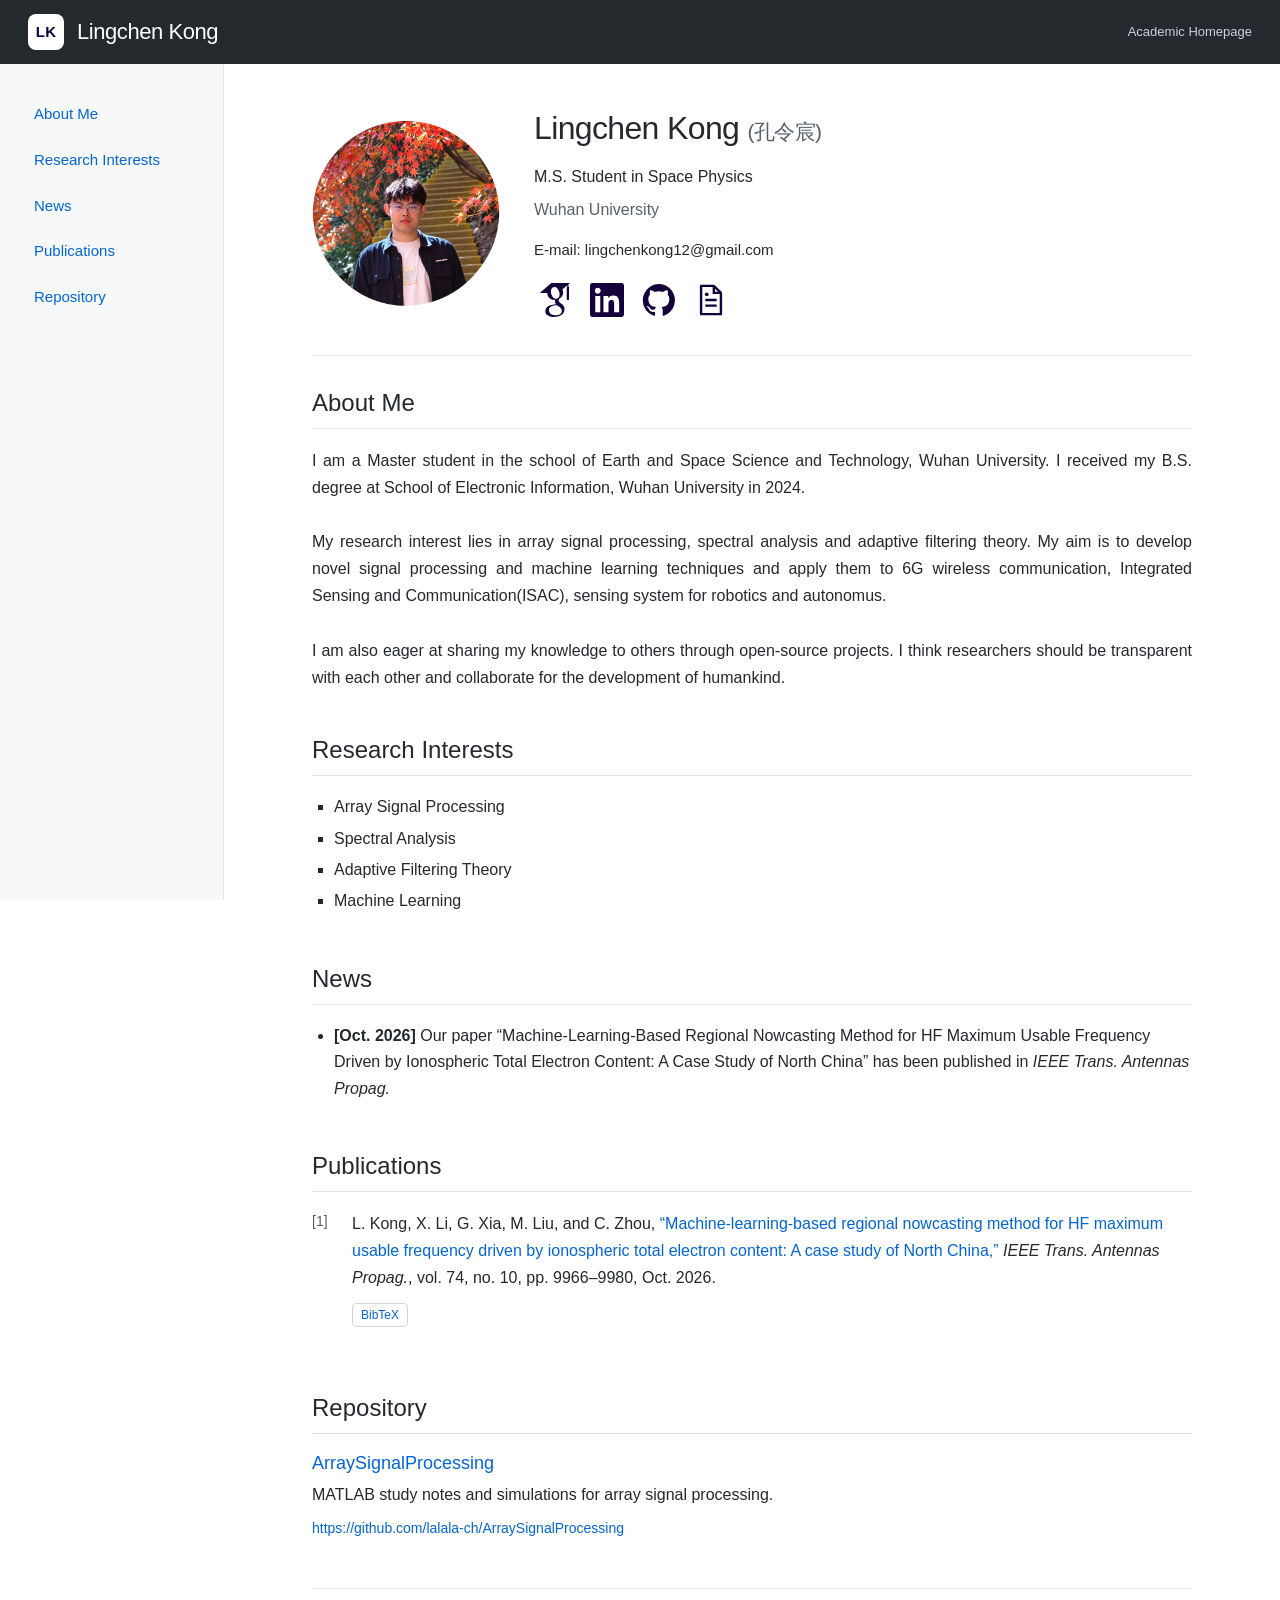
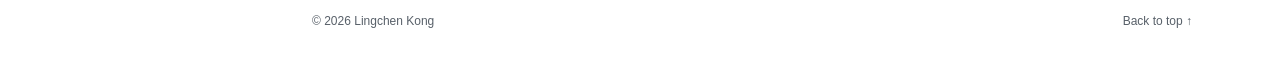
<file: index.html>
<!doctype html><html lang="en"><head><meta charset="utf-8"><meta name="viewport" content="width=device-width,initial-scale=1"><title>Lingchen Kong | Research</title><meta name="description" content="Personal academic homepage of Lingchen Kong"><link rel="stylesheet" href="style.css?v=20261010-news-format2"></head><body><main id="content"><p>Loading homepage…</p></main><script src="bibtex.js?v=20261010-ieee"></script><script src="app.js?v=20261010-news-format2"></script></body></html>
</file>
<file: style.css>
/* Layout adapted from szl2/jemdoc-new-design; see THIRD_PARTY_NOTICES.md. */
:root {
  --ink: #24292e;
  --muted: #586069;
  --link: #0366d6;
  --accent: #14003a;
  --line: #e1e4e8;
  --sidebar: #f6f8fa;
  --header-height: 64px;
  --sidebar-width: 224px;
}
* { box-sizing: border-box; }
html { scroll-behavior: smooth; scroll-padding-top: 88px; }
body {
  margin: 0;
  background: #fff;
  color: var(--ink);
  font-family: -apple-system, BlinkMacSystemFont, "Segoe UI", Roboto, Oxygen,
    Ubuntu, Cantarell, "Fira Sans", "Droid Sans", "Helvetica Neue",
    Arial, sans-serif, "Apple Color Emoji", "Segoe UI Emoji";
  font-size: 16px;
  line-height: 1.65;
}
a { color: var(--link); text-decoration: none; }
a:hover { color: #b33b83; text-decoration: underline; }
a:focus-visible, button:focus-visible, summary:focus-visible {
  outline: 2px solid var(--link);
  outline-offset: 5px;
  border-radius: 3px;
}
.site-header {
  position: fixed;
  inset: 0 0 auto;
  z-index: 30;
  height: var(--header-height);
  display: flex;
  align-items: center;
  justify-content: space-between;
  gap: 20px;
  padding: 0 28px;
  background: var(--ink);
  color: #fff;
}
.brand {
  display: inline-flex;
  align-items: center;
  gap: 13px;
  font-size: 22px;
  font-weight: 500;
  letter-spacing: -.02em;
  color: #fff;
  white-space: nowrap;
}
.brand:hover { color: #fff; text-decoration: none; }
.brand-mark {
  display: inline-flex;
  align-items: center;
  justify-content: center;
  width: 36px;
  height: 36px;
  border-radius: 8px;
  background: #fff;
  color: var(--accent);
  font-size: 15px;
  font-weight: 600;
  letter-spacing: .02em;
}
.site-label { color: #c9d1d9; font-size: 13px; }
.site-sidebar {
  position: fixed;
  top: var(--header-height);
  bottom: 0;
  left: 0;
  z-index: 25;
  width: var(--sidebar-width);
  padding: 30px 24px;
  overflow-y: auto;
  background: var(--sidebar);
  border-right: 1px solid var(--line);
}
.sidebar-label {
  margin: 0 0 16px;
  padding-bottom: 14px;
  border-bottom: 1px solid var(--line);
  font-size: 13px;
  color: var(--muted);
}
.site-sidebar nav { display: grid; gap: 5px; }
.site-sidebar nav a {
  display: block;
  padding: 8px 10px;
  border-radius: 4px;
  font-size: 15px;
}
.site-sidebar nav a:hover { background: #edf1f5; text-decoration: none; }
.sidebar-note {
  margin: 28px 0 0;
  padding: 18px 10px 0;
  border-top: 1px solid var(--line);
  color: var(--muted);
  font-size: 13px;
}
.menu-toggle, .nav-backdrop { display: none; }
main {
  margin-left: var(--sidebar-width);
  padding: 108px clamp(28px, 4.5vw, 64px) 0;
  min-height: 100vh;
}
main > section, main > footer { max-width: 880px; margin-left: auto; margin-right: auto; }
.hero {
  display: grid;
  grid-template-columns: 188px minmax(0, 1fr);
  align-items: center;
  gap: 34px;
  padding-bottom: 34px;
  border-bottom: 1px solid var(--line);
  margin-bottom: 8px;
}
.photo img { display: block; width: 188px; height: auto; }
.placeholder {
  display: flex;
  align-items: center;
  justify-content: center;
  width: 188px;
  height: 188px;
  background: var(--sidebar);
  border: 1px solid var(--line);
  border-radius: 50%;
  color: var(--muted);
  font-size: 46px;
}
h1, h2, h3 { line-height: 1.25; color: var(--ink); }
h1 { margin: 0 0 16px; font-size: 32px; font-weight: 500; letter-spacing: -.02em; }
h1 span { font-size: 21px; font-weight: 400; white-space: nowrap; color: var(--muted); }
.hero p { margin: 0 0 7px; }
.headline { font-size: 16px; }
.affiliation { color: var(--muted); }
.hero .contact-email { margin-top: 14px; font-size: 15px; overflow-wrap: anywhere; }
.social-links { display: flex; align-items: center; flex-wrap: wrap; gap: 10px; margin-top: 16px; }
.social-icon {
  display: inline-flex;
  width: 42px;
  height: 42px;
  align-items: center;
  justify-content: center;
  color: var(--accent);
  border-radius: 5px;
}
.social-icon svg { display: block; width: 34px; height: 34px; }
.social-icon:hover { color: var(--link); background: var(--sidebar); text-decoration: none; }
section:not(.hero) { padding-bottom: 20px; }
h2 {
  margin: 0 0 18px;
  padding: 24px 0 10px;
  border-bottom: 1px solid var(--line);
  font-size: 24px;
  font-weight: 400;
}
.bio { margin: 0; white-space: pre-line; text-align: justify; line-height: 1.7; }
ul { margin: 0; padding-left: 22px; list-style-type: square; }
li { margin: 5px 0; }
#news .news-list { list-style: disc outside; }
#news .news-list strong { font-weight: 700; color: var(--ink); }
#news .news-list em { font-style: italic; }
.papers { margin: 0; padding: 0; list-style: none; }
.papers li {
  display: grid;
  grid-template-columns: 32px minmax(0, 1fr);
  gap: 8px;
  margin: 0 0 22px;
  line-height: 1.7;
}
.refNumber { color: var(--muted); font-size: 14px; }
.reference { overflow-wrap: anywhere; }
.reference details { margin-top: 8px; }
summary {
  display: inline-block;
  padding: 1px 8px;
  border: 1px solid #d1d5da;
  border-radius: 4px;
  color: var(--link);
  font: inherit;
  font-size: 12px;
  cursor: pointer;
}
summary:hover { background: var(--sidebar); }
pre {
  padding: 14px 16px;
  margin: 10px 0 0;
  background: var(--sidebar);
  border: 1px solid var(--line);
  border-radius: 5px;
  font: 12px/1.6 SFMono-Regular, Consolas, "Liberation Mono", Menlo, monospace;
  white-space: pre-wrap;
  overflow-wrap: anywhere;
}
.repositories { list-style: none; padding: 0; margin: 0; }
.repositories li { margin: 0 0 20px; }
.repositories h3 { margin: 0 0 8px; font-size: 18px; font-weight: 500; }
.repositories p { margin: 0 0 8px; }
.repository-url { font-size: 14px; overflow-wrap: anywhere; }
.muted { color: var(--muted); }
footer {
  display: flex;
  justify-content: space-between;
  gap: 20px;
  margin-top: 8px;
  padding: 23px 0 28px;
  border-top: 1px solid var(--line);
  font-size: 12px;
  color: var(--muted);
}
footer a { color: var(--muted); }
@media (max-width: 1024px) {
  main { margin-left: 0; padding: 98px 32px 0; }
  .site-header { padding: 0 24px; }
  .site-label { margin-left: auto; }
  .menu-toggle {
    display: inline-flex;
    align-items: center;
    justify-content: center;
    gap: 8px;
    min-width: 80px;
    min-height: 44px;
    padding: 6px 9px;
    border: 1px solid #4b535b;
    border-radius: 5px;
    background: transparent;
    color: #fff;
    font: inherit;
    font-size: 13px;
    cursor: pointer;
  }
  .menu-toggle:hover { background: #343c44; }
  .menu-toggle svg { width: 18px; height: 18px; }
  .site-sidebar {
    width: min(280px, calc(100vw - 44px));
    transform: translateX(-100%);
    visibility: hidden;
    transition: transform .2s ease, visibility .2s;
  }
  .nav-backdrop {
    position: fixed;
    inset: var(--header-height) 0 0;
    z-index: 20;
    padding: 0;
    border: 0;
    background: rgb(36 41 46 / 30%);
    cursor: pointer;
  }
  body.nav-open { overflow: hidden; }
  body.nav-open .site-sidebar { visibility: visible; transform: translateX(0); }
  body.nav-open .nav-backdrop { display: block; }
}
@media (max-width: 640px) {
  html { scroll-padding-top: 82px; }
  main { padding: 90px 22px 0; }
  .site-header { padding: 0 18px; gap: 12px; }
  .brand { gap: 10px; font-size: 19px; }
  .brand-mark { width: 32px; height: 32px; font-size: 13px; }
  .site-label { display: none; }
  .menu-toggle { min-width: 76px; }
  .hero { grid-template-columns: 1fr; gap: 23px; padding-bottom: 26px; }
  .photo { margin: auto; }
  .photo img, .placeholder { width: 177px; }
  .placeholder { height: 177px; }
  .hero h1, .hero p { text-align: center; }
  h1 { font-size: 28px; margin-bottom: 15px; }
  h1 span { font-size: 20px; }
  .social-links { justify-content: center; }
  h2 { font-size: 23px; }
  .bio { text-align: left; }
  .papers li { grid-template-columns: 26px minmax(0, 1fr); gap: 6px; font-size: 15px; }
  footer { gap: 12px; }
}
@media (max-width: 380px) {
  main { padding-left: 18px; padding-right: 18px; }
  .brand { font-size: 17px; }
  h1 span { display: block; margin-top: 8px; }
}
@media (prefers-reduced-motion: reduce) {
  html { scroll-behavior: auto; }
  .site-sidebar { transition: none; }
}
@media print {
  .site-header, .site-sidebar, .nav-backdrop { display: none; }
  main { margin: 0; padding: 0; }
  .hero { break-inside: avoid; }
  .papers li, .repositories li { break-inside: avoid; }
}
</file>
